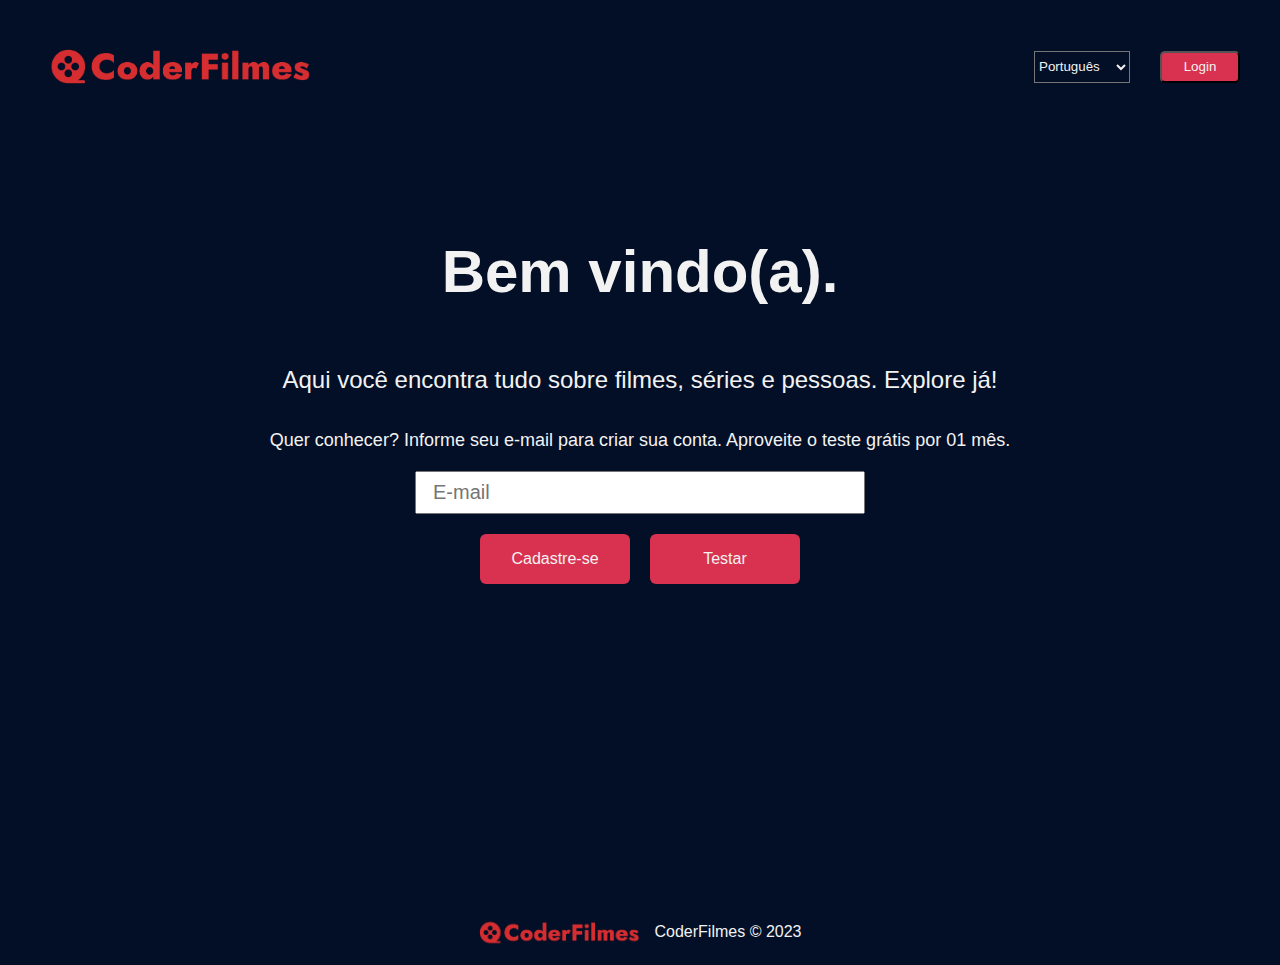
<file: index.html>
<!DOCTYPE html>
<html lang="pt-br">
  <head>
    <meta charset="UTF-8" />
    <meta name="viewport" content="width=device-width, initial-scale=1.0" />

    <link
      rel="shortcut icon"
      href="./assets/icons/favicon.ico"
      type="image/x-icon"
    />
    <link rel="stylesheet" href="./css/index.css" />
    <title>CoderFilmes</title>
  </head>
  <body>
    <!-- Cabeçalho -->
    <div class="container">
      <nav class="navbar">
        <img
          id="logo"
          src="./assets/icons/logo-principal.png"
          alt="Logo Code"
        />
        <select id="select-languages" name="Idioma">
          <option value="pt-br">Português</option>
          <option value="en">Inglês</option>
        </select>
        <a href="./assets/pages/login.html"
          ><button id="btn-login">Login</button>
        </a>
      </nav>

      <!-- Conteúdo Principal -->
      <main class="story-card">
        <h1 class="story-card-title">Bem vindo(a).</h1>
        <h3 class="story-card-subtitle">
          Aqui você encontra tudo sobre filmes, séries e pessoas. Explore já!
        </h3>
        <form class="form-container">
          <h4 class="form-invitation">
            Quer conhecer? Informe seu e-mail para criar sua conta. Aproveite o
            teste grátis por 01 mês.
          </h4>
          <div class="form-container-email">
            <input
              id="input-email"
              type="email"
              placeholder="E-mail"
              required
            />
          </div>
          <div class="buttons">
            <a href="./assets/pages/cadastro.html"
              ><button class="btn" type="button">Cadastre-se</button>
            </a>
            <a href="./assets/pages/catalogo.html">
              <button class="btn" type="button">Testar</button>
            </a>
          </div>
        </form>
      </main>
    </div>
    <!-- Footer-->
    <footer>
      <img src="./assets/icons/logo-principal.png" alt="Logo CoderFilmes" />
      <p>CoderFilmes &copy; 2023</p>
    </footer>
  </body>
</html>
</file>
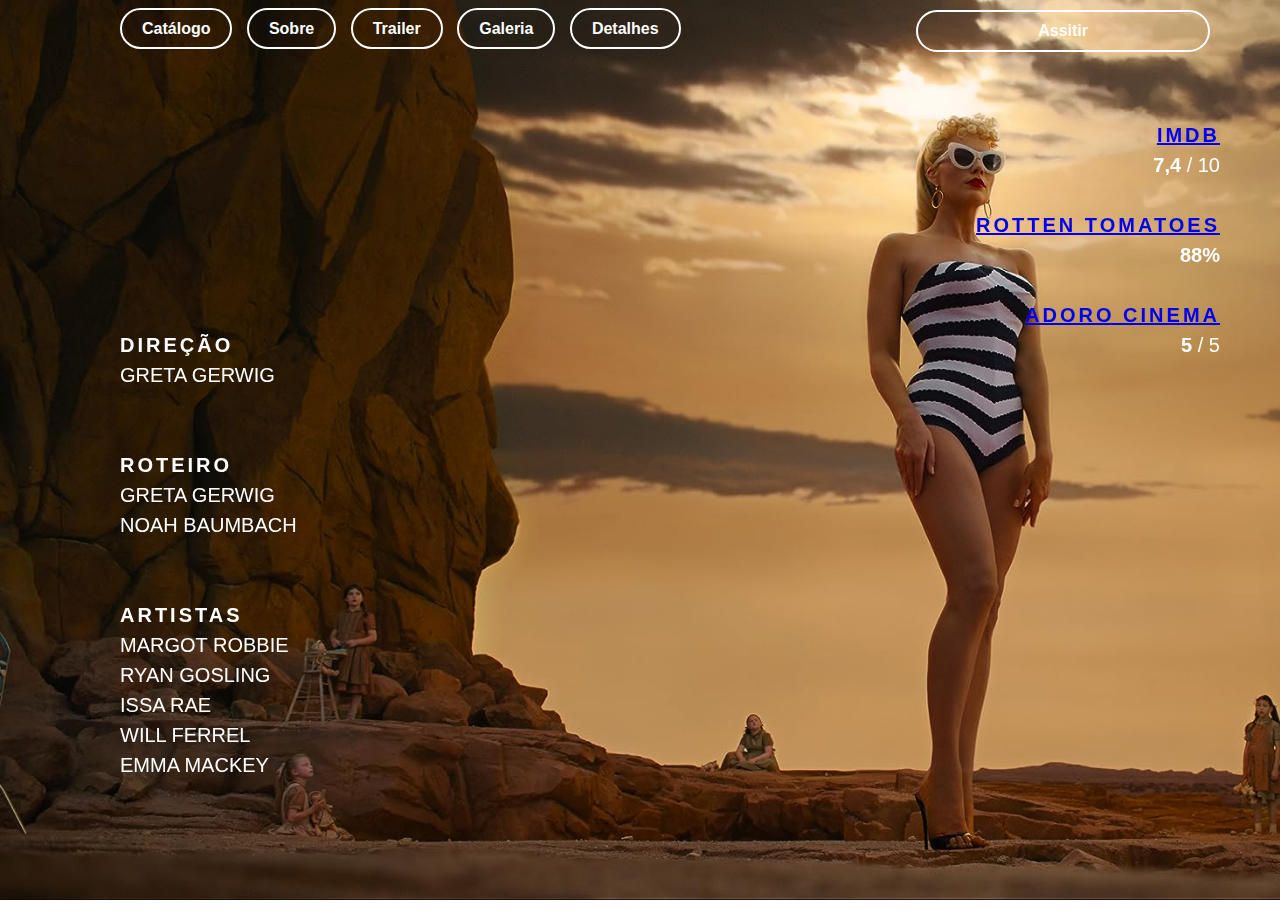
<file: assets/pages/barbie2023-detalhes.html>
<!DOCTYPE html>
<html lang="en">
<head>
    <meta charset="UTF-8">
    <meta name="viewport" content="width=device-width, initial-scale=1.0">
    <meta name="keywords" content="nome do filme, coderfilmes, filmes, sinopse, onde assistir, streaming">
    <meta name="description" content="Sinopse resumida do filme">
    <link rel="shortcut icon" href="../../assets/icons/favicon.ico">
    <link rel="stylesheet" type="text/css" href="../../css/barbie2023-detalhes.css">
    <title>Barbie - 2023</title>
</head>
<body>
    <header>
        <!-- Header interno do filme -->
        <nav>
            <div class="menu">
                <a href="catalogo.html" class="menu__botao">Catálogo</a>
                <a href="barbie2023.html" class="menu__botao">Sobre</a>
                <a href="barbie2023-trailer.html" class="menu__botao">Trailer</a>
                <a href="barbie2023-galeria.html" class="menu__botao">Galeria</a>
                <a href="barbie2023-detalhes.html" class="menu__botao">Detalhes</a>
                <a href="barbie2023-reprodutor.html" class="menu__botao" id="assitir">Assitir</a>
            </div>
        </nav>
    </header>
    <main >
        <section class="detalhes">
            <article class="detalhes__equipe">
                <div>
                    <p id="cargo">Direção</p>
                    <p id="nome">Greta Gerwig</p>
                </div><br><br>
                <div>
                    <p id="cargo">Roteiro</p>
                    <p id="nome">Greta Gerwig</p>
                    <p id="nome">Noah Baumbach</p>
                </div><br><br>
                <p id="cargo">Artistas</p>
                <div class="artistas">
                    <p id="nome">Margot Robbie</p>
                    <p id="nome">Ryan Gosling</p>
                    <p id="nome">Issa Rae</p>
                    <p id="nome">Will Ferrel</p>
                    <p id="nome">Emma Mackey</p>
                    <p id="nome">Simu Liu</p>
                </div>
            </article>
            <article class="detalhes__avaliacoes">
                <div>
                    <a id=cargo href="https://www.imdb.com/">
                        <p><b>IMDB</b></p>
                    </a>
                    <p><b>7,4</b> / 10</p><br>
                    <a id=cargo href="https://www.rottentomatoes.com/">
                        <p><b>Rotten Tomatoes</b></p>
                    </a>
                    <p><b>88%</b></p><br>
                    <a id=cargo href="https://www.adorocinema.com.br/">
                        <p><b>Adoro Cinema</b></p>
                    </a>
                    <p><b>5</b> / 5</p>
                </div>
            </article>
        </section>
    </main>
</body>
</html>
</file>
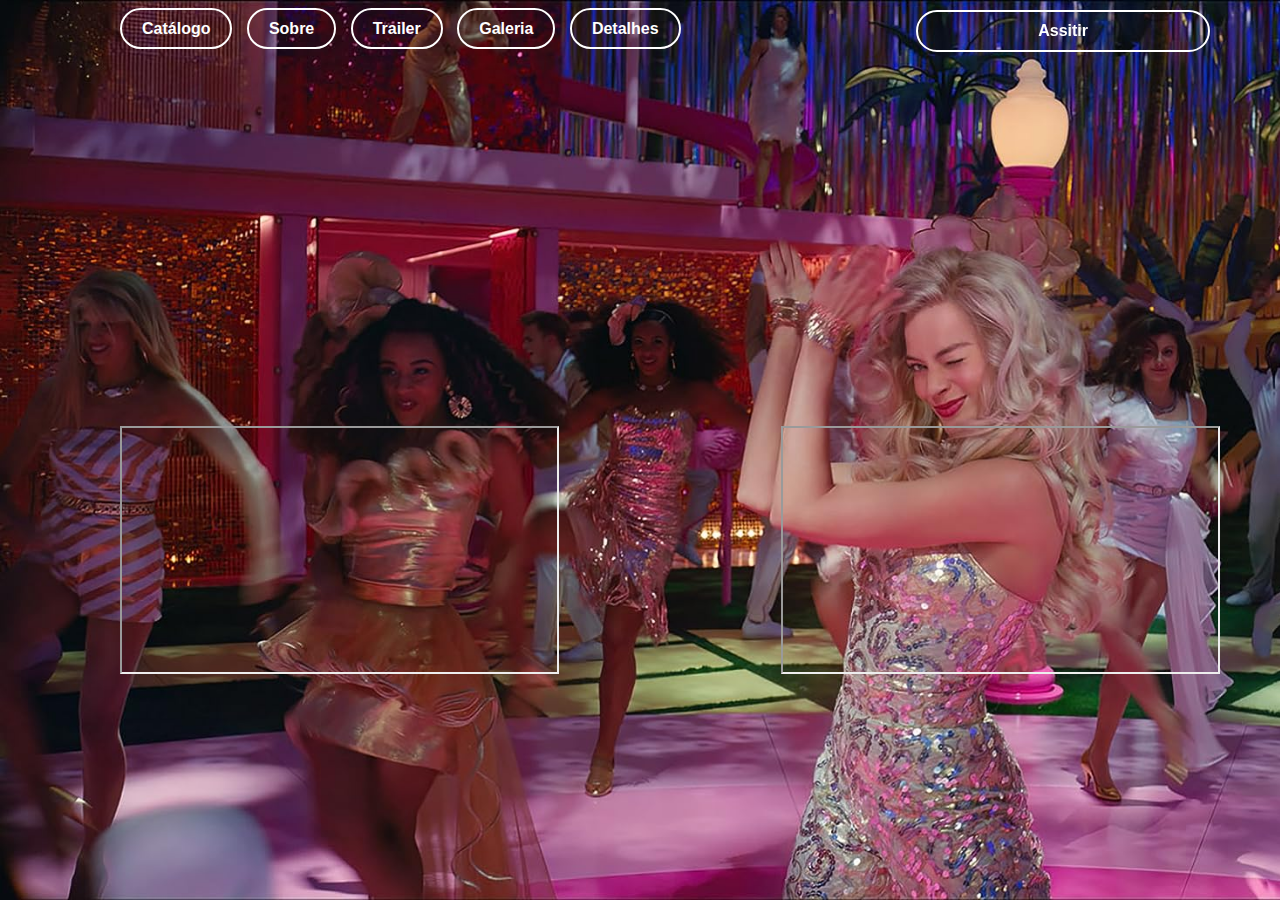
<file: assets/pages/barbie2023-trailer.html>
<!DOCTYPE html>
<html lang="en">
<head>
    <meta charset="UTF-8">
    <meta name="viewport" content="width=device-width, initial-scale=1.0">
    <meta name="keywords" content="nome do filme, coderfilmes, filmes, sinopse, onde assistir, streaming">
    <meta name="description" content="Sinopse resumida do filme">
    <link rel="shortcut icon" href="../../assets/icons/favicon.ico">
    <link rel="stylesheet" type="text/css" href="../../css/barbie2023-trailer.css">
    <title>Barbie - 2023</title>
</head>
<body>
    <header>
        <!-- Header interno do filme -->
        <nav>
            <div class="menu">
                <a href="catalogo.html" class="menu__botao">Catálogo</a>
                <a href="barbie2023.html" class="menu__botao">Sobre</a>
                <a href="barbie2023-trailer.html" class="menu__botao">Trailer</a>
                <a href="barbie2023-galeria.html" class="menu__botao">Galeria</a>
                <a href="barbie2023-detalhes.html" class="menu__botao">Detalhes</a>
                <a href="barbie2023-reprodutor.html" class="menu__botao" id="assitir">Assitir</a>
            </div>
        </nav>
    </header>
    <main >
        <section class="trailer">
            <!-- Trailers do filme -->
            <article id="embed-trailer1">
                <iframe width="435" height="244" src="https://www.youtube.com/embed/NVIpIMqeJVM?si=AsLlnMrCs2rHZQEH" title="YouTube video player" frameborder="1" allow="accelerometer; autoplay; clipboard-write; encrypted-media; gyroscope; picture-in-picture; web-share" allowfullscreen></iframe>
            </article>
            <article id="embed-trailer2">
                <iframe width="435" height="244" src="https://www.youtube.com/embed/GRyt3Ov4zz0?si=_Wb1OiDS_GNKWqke" title="YouTube video player" frameborder="1" allow="accelerometer; autoplay; clipboard-write; encrypted-media; gyroscope; picture-in-picture; web-share" allowfullscreen></iframe>
            </article>
        </section>
    </main>
</body>
</html>
</file>
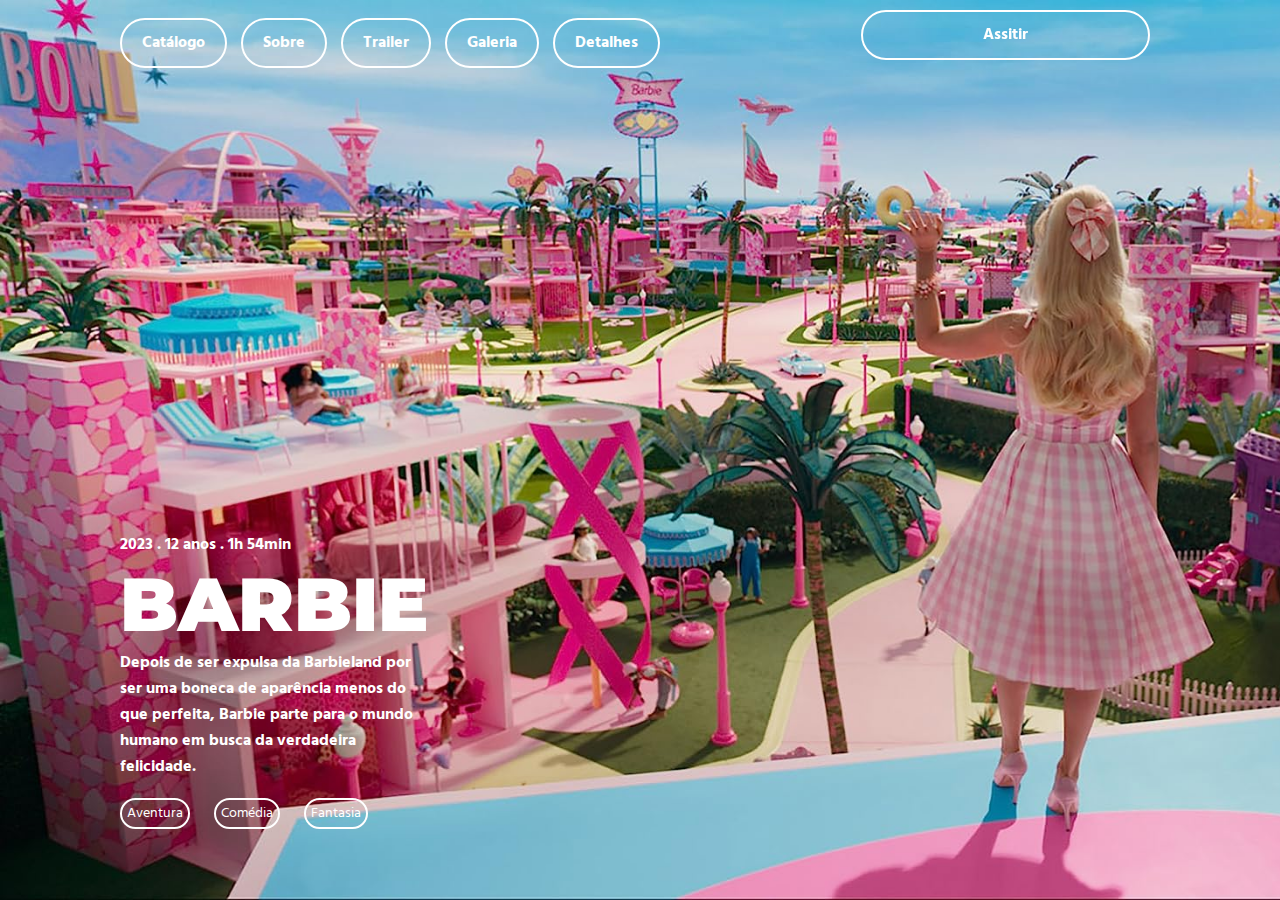
<file: assets/pages/barbie2023.html>
<!DOCTYPE html>
<html lang="en">
<head>
    <meta charset="UTF-8">
    <meta name="viewport" content="width=device-width, initial-scale=1.0">
    <title>Barbie</title>
    <link rel="shortcut icon" href="../icons/favicon.ico">
    <link rel="stylesheet" href="../../css/barbie2023.css">
    <style>
        @import url('https://fonts.googleapis.com/css2?family=Montserrat:wght@700&display=swap');

        @import url('https://fonts.googleapis.com/css2?family=Hind:wght@300;400&display=swap');
    </style>
</head>
<body class="container">
    <header>
        <nav>
            <ul>
                <li>
                    <input type="checkbox" id="menu--checkbox">
                    <label for="menu--checkbox" class="botao-menu-mobile">
                        <img src="../icons/botao_menu-b.png" alt="Botão Menu">
                    </label>
                        <div class="menu-toggle">
                            <a href="catalogo.html" class="botao-toggle">Catálogo</a>
                            <a href="barbie2023.html" class="botao-toggle">Sinopse</a>
                            <a href="barbie2023-trailer.html" class="botao-toggle">Trailer</a>
                            <a href="barbie2023-detalhes.html" class="botao-toggle">Detalhes</a>
                        </div>
                </li>
                <li><a href="barbie2023-reprodutor.html" class="botao-play-mobile"><img src="../icons/botao_play-b.png" alt="Botão Reproduzir "></a></li>
            </ul>
        </nav>
        <div class="header__desktop">
            <a href="catalogo.html" class="botao-desktop">Catálogo</a>
            <a href="barbie2023.html" class="botao-desktop">Sobre</a>
            <a href="barbie2023-trailer.html" class="botao-desktop">Trailer</a>
            <a href="barbie2023-galeria.html" class="botao-desktop">Galeria</a>
            <a href="barbie2023-detalhes.html" class="botao-desktop">Detalhes</a>
            <a href="barbie2023-reprodutor.html" class="botao-desktop" id="reprodutor">Assitir</a>
        </div>
    </header>
    <main>
        <div class="sinopse">
            <h3 class="info">2023 . 12 anos . 1h 54min</h3>
            <h1><strong>BARBIE</strong></h1>
            <h3><p>Depois de ser expulsa da Barbieland por ser uma boneca de aparência menos do que perfeita, Barbie parte para o mundo humano em busca da verdadeira felicidade.</p></h3>
        </div>
        <div class="genero" id="botaoGeneros">
            <a href="" class="botao-genero">Aventura</a>
            <a href="" class="botao-genero">Comédia</a>
            <a href="" class="botao-genero">Fantasia</a>
        </div>
        </section>
    </main>
    <script src="../../script/barbie2023.js"></script>
</body>
</html>
</file>
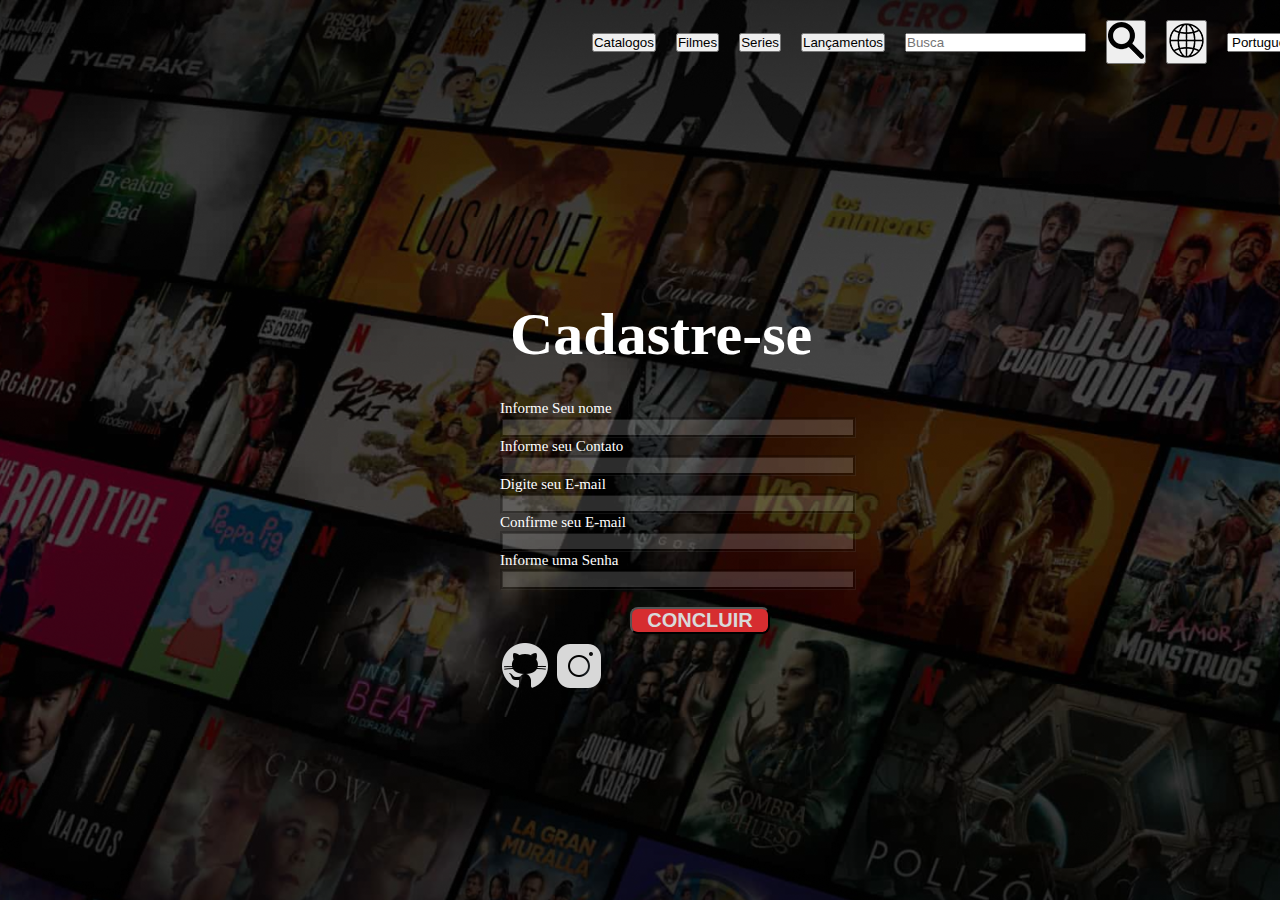
<file: assets/pages/cadastro.html>
<!DOCTYPE html>
<html lang="pt-br">

<head>
    <meta charset="UTF-8">
    <meta name="viewport" content="width=device-width, initial-scale=1.0">
    <link rel="stylesheet" href="../../css/cadastro.css">
    <title>Cadastre-se</title>
</head>

<body>
<header class="navbar">
    <button> Catalogos</button>
    <button> Filmes</button>
    <button> Series</button>
    <button> Lançamentos</button>
    <input type="search" name="search" placeholder="Busca" />
    <button type="submit" name="busca">
        <img src="../../assets/icons/icone_header_busca.png" alt="Botão buscar">
    </button>
  
    <button>
        <img src="../../assets/icons/icone_header_idioma.png" alt="Mudar idioma da sua página">
    </button>
    <select name="Idioma">
        <option value="pt-BR">Português</option>
        <option value="en">Inglês</option>
    </select>
</header>

    <h1 class="Cadastre-se">Cadastre-se</h1>
    <div class="formulario_cadastro">
        <form action="/action_page.php" method="get" class="formCadastro">
            <label for="Fnome"> Informe Seu nome </label><br>
            <input type="text" id="Fnome" name="Fname"><br>
            <label for="Fcontato">Informe seu Contato </label><br>
            <input type="tel" id="Fcontato" name="Fcontato"><br>
            <label for="Fmail">Digite seu E-mail</label><br>
            <input type="email" id="Fmaim" name="Fmail"><br>
            <label for="Fmail">Confirme seu E-mail</label><br>
            <input type="email" id="Fmaim" name="Fmail"><br>
            <label for="Fpassword"> Informe uma Senha</label><br>
            <input type="password" id="Fpassword"><br><br>
            <div>
                <div>
                    <button type="button" class="botaoCadastro">CONCLUIR</button>
                </div>
</form>
<br>
<br>
<footer>
    <div>
        <a href="https://github.com/afrdsilva/coderFilmes">
            <img src="../../assets/icons/github-icon.png" alt="GitHub" /></a>
        <a href="#"><img src="../icons/instagram-icon.png" alt="Instagram" /></a>

    </div>
</footer>
</body>

</html>
</file>
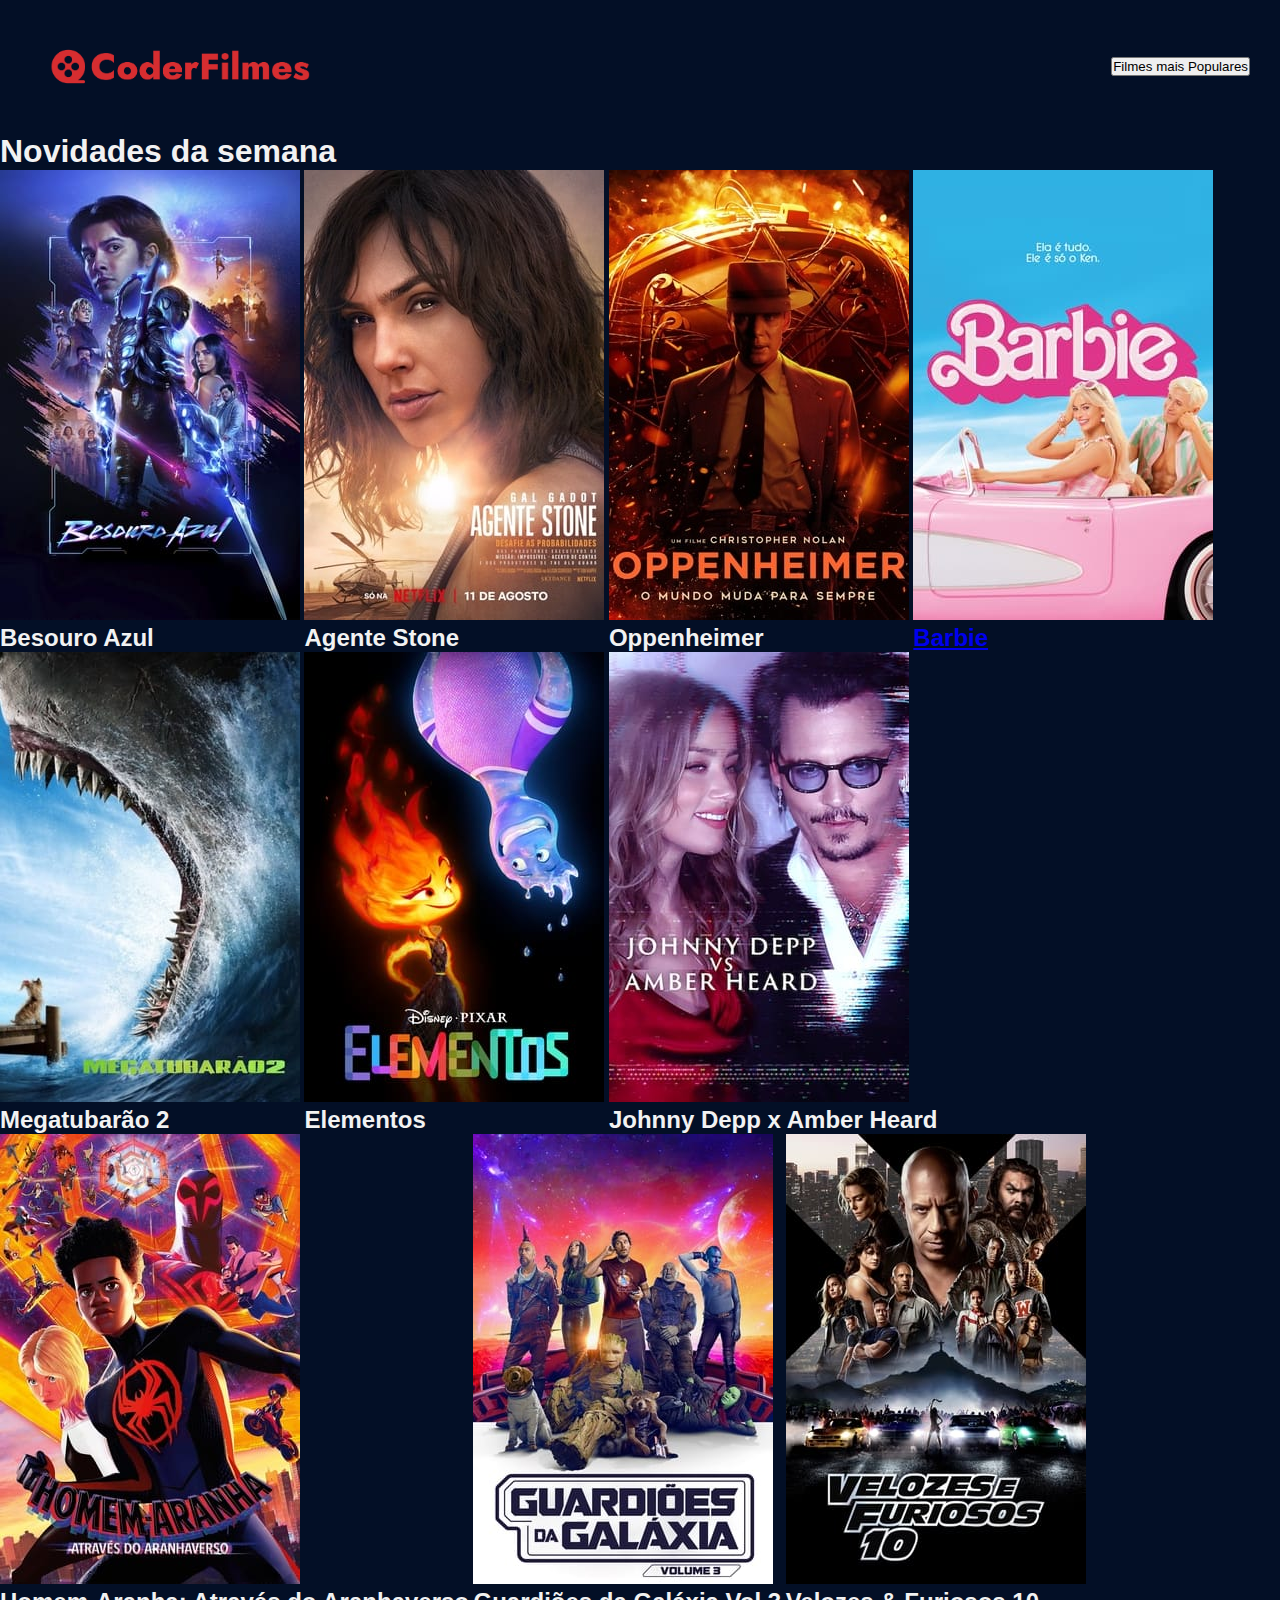
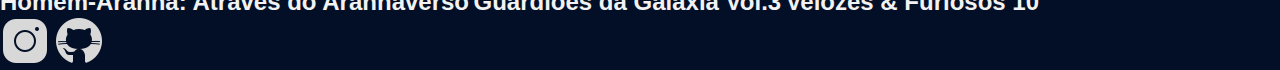
<file: assets/pages/catalogo.html>
<!DOCTYPE html>
<html lang="pt-br">
<head>
    <meta charset="UTF-8">
    <meta name="viewport" content="width=device-width, initial-scale=1.0">
    <title>catalogo</title>
    <link rel="stylesheet" href="../../css/catalogo2.css">
</head>
<body>
  <main>
    <header class="border">
        <nav class="navbar">
          <img id ="logo" src="../../assets/icons/logo-principal.png" alt="Logo"> </img>
          <a href="populares.html"><button>Filmes mais Populares</button></a>        
    </nav>
    </header>

    <h1>Novidades da semana</h1>
  <section>
  <div class="filme">
    <img src="../../assets/images/besouro azul.jpg" alt="Besouro Azul">
    <h2>Besouro Azul</h2>
    
  </div>
  
  <div class="filme">
    <img src="../../assets/images/agente stone.jpg" alt="Agente Stone">
    <h2>Agente Stone</h2>
    
  </div>

  <div class="filme">
    <img src="../../assets/images/Oppenheimer.jpg" alt="Oppenheimer">
    <h2>Oppenheimer</h2>
    
  </div>

  <div class="filme">
    <a href="barbie2023.html"><img src="../../assets/images/barbie.jpg" alt="Barbie"></a>
    <a href="barbie2023.html"><h2>Barbie</h2></a>
    
  </div>

  <div class="filme">
    <img src="../../assets/images/megatubarao_2.jpg" alt="Megatubarão 2">
    <h2>Megatubarão 2</h2>
    
  </div>

  <div class="filme">
    <img src="../../assets/images/elementos.jpg" alt="Elementos">
    <h2>Elementos</h2>
    
  </div>

  <div class="filme">
    <img src="../../assets/images/Johnny Depp x Amber Heard.jpg" alt="Johnny Depp x Amber Heard">
    <h2>Johnny Depp x Amber Heard</h2>
    
  </div>

  <div class="filme">
    <img src="../../assets/images/Homem-Aranha_ Através do Aranhaverso.jpg " alt="Homem-Aranha: Através do Aranhaverso">
    <h2>Homem-Aranha: Através do Aranhaverso</h2>
    
  </div>

  <div class="filme">
    <img src="../../assets/images/Guardiões da Galáxia_ Vol_3.jpg" alt="Guardiões da Galáxia Vol.3">
    <h2>Guardiões da Galáxia Vol.3</h2>
    
  </div>

  <div class="filme">
    <img src="../../assets/images/Velozes & Furiosos 10.jpg" alt="Velozes & Furiosos 10">
    <h2>Velozes & Furiosos 10</h2>
    
  </div>
</section>      

  <footer>
    
    <a href="#"><img src="../../assets/icons/instagram-icon.png" alt="Instagram" /></a>
    <a href="#"><img src="../../assets/icons/github-icon.png" alt="GitGub" /></a>
  </footer>



</main>
</body>
</html>
</file>
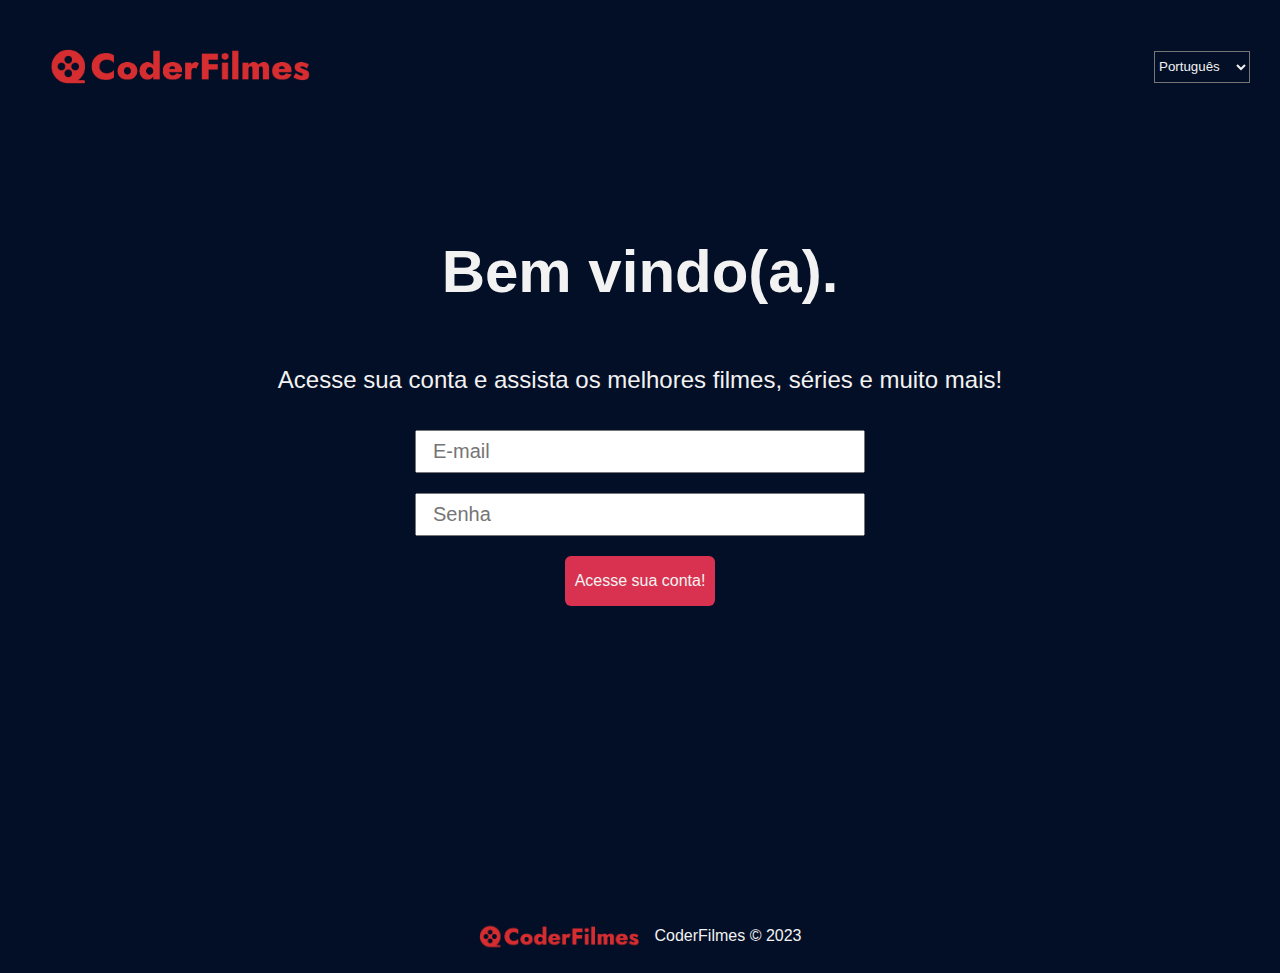
<file: assets/pages/login.html>
<!DOCTYPE html>
<html lang="pt-br">
  <head>
    <meta charset="UTF-8" />
    <meta name="viewport" content="width=device-width, initial-scale=1.0" />
    <link rel="shortcut icon" href="../icons/favicon.ico" type="image/x-icon" />
    <link rel="stylesheet" href="../../css/login.css" />
    <title>Login-CoderFilmes</title>
  </head>
  <body>
    <!-- Cabeçalho -->
    <div class="container">
      <nav class="navbar">
        <img
          id="logo"
          src="../../assets/icons/logo-principal.png"
          alt="Logo Code"
        />
        <select id="select-languages" name="Idioma">
          <option value="pt-br">Português</option>
          <option value="en">Inglês</option>
        </select>
      </nav>

      <!-- Conteúdo Principal -->
      <main class="story-card">
        <h1 class="story-card-title">Bem vindo(a).</h1>
        <h3 class="story-card-subtitle">
          Acesse sua conta e assista os melhores filmes, séries e muito mais!
        </h3>
        <form class="form-container">
          <div class="form-container-email">
            <input
              id="input-email"
              type="email"
              placeholder="E-mail"
              required
            />
          </div>
          <div class="form-container-password">
            <input
              id="input-password"
              type="password"
              placeholder="Senha"
              required
            />
          </div>
          <div class="button">
            <a href="catalogo.html"
              ><button class="btn" type="button">Acesse sua conta!</button></a
            >
          </div>
        </form>
      </main>
    </div>
    <!-- Footer-->
    <footer>
      <img src="/assets/icons/logo-principal.png" alt="Logo CoderFilmes" />
      <p>CoderFilmes &copy; 2023</p>
    </footer>
  </body>
</html>
</file>
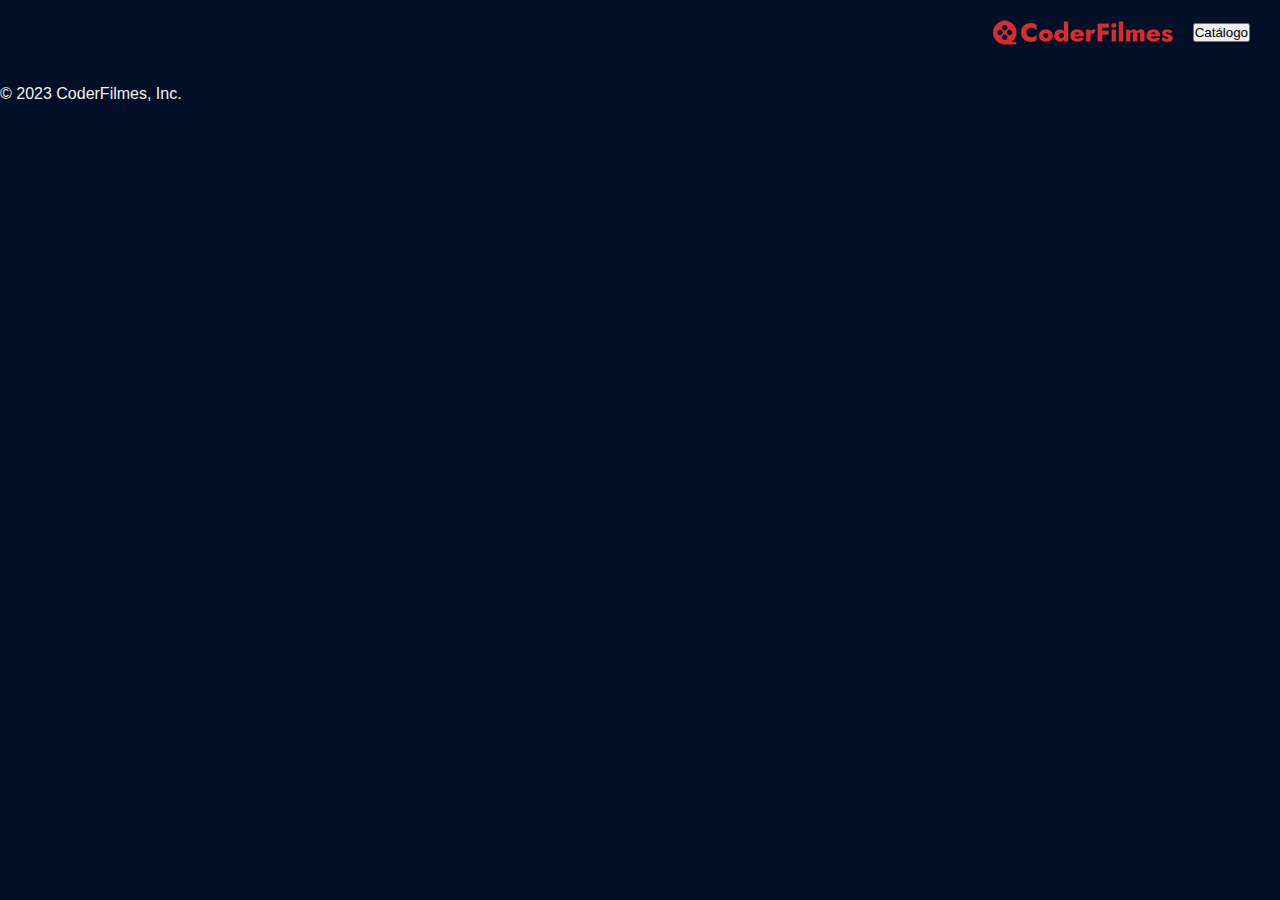
<file: assets/pages/populares.html>
<!DOCTYPE html>
<html lang="pt-br">
<head>
    <meta charset="UTF-8">
    <meta name="viewport" content="width=device-width, initial-scale=1.0">
    <title>Populares</title>

    <link rel="stylesheet" href="../../css/populares.css">
</head>
<body>
    <header>
        <nav class="navbar">
            <img id="logo" src="../../assets/icons/logo-header.png" alt="Logo Code"/>
            <a href="catalogo.html"><button>Catálogo</button></a>
          </nav>
    </header>

    <section>

    <div id="infos"></div>
 
    </section>

    <footer>
        <p>© 2023 CoderFilmes, Inc.</p>
    </footer>

    <script src="../../script/populares.js"></script>
</body>
</html>
</file>
<file: css/index.css>
/* Estilo Geral */
* {
  margin: 0;
  padding: 0;
  font-family: Arial, Helvetica, sans-serif;
  box-sizing: border-box;
}

body {
  background-color: #030f26;
  color: #f2f2f2;
  width: 100%;
  height: 100%;
}

/* Estilo Cabeçalho */
.container {
  min-height: 100vh;
  width: 100%;
}

.navbar {
  width: 100%;
  display: flex;
  justify-content: flex-end;
  align-items: center;
  gap: 20px;
  padding: 20px 30px;
}

#logo {
  margin-right: auto;
  width: 300px;
  padding: 20px;
}

#select-languages {
  height: 2rem;
  width: 6rem;
  background-color: transparent;
  color: #f2f2f2;
}

#select-languages option {
  backdrop-filter: #f7f7f7;
  color: #030f26;
}

#btn-login {
  height: 2rem;
  width: 5rem;
  margin: 10px;
  background-color: #d93250;
  color: #f2f2f2;
  border-radius: 5px;
  transition: 0.5s;
}

#btn-login:hover {
  cursor: pointer;
  background-color: #732743;
  border: 2px solid #f2f2f2;
}

.story-card {
  min-width: 950px;
  height: 495px;
  display: flex;
  flex-direction: column;
  gap: 20px;
  justify-content: center;
  align-items: center;
  padding: 2rem;
}

.story-card-title {
  font-size: 60px;
  font-weight: bold;
  text-align: center;
  padding: 40px;
}

.story-card-subtitle {
  font-weight: 400;
  font-size: 24px;
}

.form-container {
  padding: 1rem 0;
  display: flex;
  flex-direction: column;
  gap: 20px;
  height: 150px;
}

.form-invitation {
  font-weight: 400;
  font-size: 18px;
}

.form-container-email {
  display: flex;
  justify-content: center;
  align-items: center;
}

#input-email {
  width: 450px;
  font-size: 20px;
  padding: 0.5rem 1rem;
}

.buttons {
  display: flex;
  justify-content: center;
  align-items: center;
  gap: 20px;
}

.btn {
  width: 150px;
  height: 50px;
  border-style: none;
  border-radius: 6px;
  background-color: #d93250;
  color: #f2f2f2;
  font-size: 16px;
  transition: 0.5s;
}

.btn:hover {
  cursor: pointer;
  background-color: #732743;
  border: 2px solid #f2f2f2;
}

footer {
  display: flex;
  justify-content: center;
  align-items: center;
  width: 100%;
  padding: 1rem;
  gap: 1rem;
}

footer img {
  width: 10rem;
}
</file>
<file: css/barbie2023-detalhes.css>
/* Estilo Geral */
* {
    margin: 0;
    padding: 0;
    font-family: Arial, Helvetica, sans-serif;
}
/* Imagem de fundo */
body {
    background-image: url(../assets/images/capa_barbie2023_detalhes.jpg);
    background-size: cover;
    background-repeat: no-repeat;
    background-attachment: fixed;
    height: 100vh;
    overflow: hidden;
}

/* Cabeçaljo e botões*/

.menu{
    margin-top: 20px;
    margin-left: 120px;
}

.menu__botao {
    display: inline;
    padding: 10px 20px;
    background-color: transparent;
    border: 2px solid;
    border-radius: 46px;
    color: white;
    font-size: 16px;
    font-weight: bold;
    text-decoration: none;
    cursor: pointer;
    transition: background-color 0.3s ease;
    margin-right: 10px;
}

#assitir {
    position: fixed;
    top: 10px;
    right: 60px;
    padding: 10px 120px 10px 120px;
}

#genero {
    position: relative;
    left: 120px;
    bottom: 100px;
    margin-right: 5px;
    font-weight: normal;
    font-size: 12px;
    border: 1px solid;
}

.menu__botao:hover {
  background-color: #110e09;
}

#assitir:hover {
    background-color: #b18046;
}

/* Conteúdo principal*/

.detalhes {
    color: white;
    font-size: 20px;
    text-transform: uppercase;
    line-height: 30px;
}

.detalhes__equipe {
    position: fixed;
    left: 120px;
    bottom: 120px;
}

#cargo {
    font-weight: bolder;
    letter-spacing: 3px;
}

#nome {
    font-weight: lighter;
}

.artistas {
    height: 150px;
    overflow: hidden;
    margin: 0;
    padding: 0;
    overflow-y: scroll;
}

.artistas::-webkit-scrollbar {
    width: 0.5em;
}

.detalhes__avaliacoes {
    position: fixed;
    right: 60px;
    top: 120px;
    text-align: right;
    text-decoration:none;
}
</file>
<file: css/barbie2023-trailer.css>
* {
    margin: 0;
    padding: 0;
    font-family: Arial, Helvetica, sans-serif;
}

body {
    background-image: url(../assets/images/capa_barbie2023_trailers.jpg);
    background-size: cover;
    background-repeat: no-repeat;
    background-attachment: fixed;
    height: 100vh;
    overflow: hidden;
}

.menu{
    margin-top: 20px;
    margin-left: 120px;
}

.menu__botao {
    display: inline;
    padding: 10px 20px;
    background-color: transparent;
    border: 2px solid;
    border-radius: 46px;
    color: white;
    font-size: 16px;
    font-weight: bold;
    text-decoration: none;
    cursor: pointer;
    transition: background-color 0.3s ease;
    margin-right: 10px;
}

#assitir {
    position: fixed;
    top: 10px;
    right: 60px;
    padding: 10px 120px 10px 120px;
}

#genero {
    position: relative;
    left: 120px;
    bottom: 100px;
    margin-right: 5px;
    font-weight: normal;
    font-size: 12px;
    border: 1px solid;
}

.menu__botao:hover {
  background-color: #80557b;
}

#assitir:hover {
    background-color: #1b2ea9;
}

#embed-trailer1 {
    position: fixed;
    bottom: 222.5px;
    left: 120px;
}

#embed-trailer2 {
    position: fixed;
    bottom: 222.5px;
    right: 60px;
}
</file>
<file: css/barbie2023.css>
* {
    margin: 0;
    padding: 0;
    font-family: 'Hind', Arial, Helvetica, sans-serif
    box-sizing: border-box;
    list-style: none;
}

body {
    background-image: url(../assets/images/capa_barbie2023_sinopse.jpg);
    background-size: cover;
    background-repeat: no-repeat;
    background-attachment: fixed;
    height: 100vh;
    overflow: hidden;
}

.container {
    display: grid;
    grid-template-columns: auto;
    grid-template-rows: 60px auto;
    grid-template-areas:
    "header"
    "conteudo";
}

#menu--checkbox {
    display: none;
}

.botao-menu-mobile {
    display: none;
}

.menu-toggle {
    display: none;
}

.botao-play-mobile {
    display: none;
}

h1 {
    color: white;
    font-size: 75px;
    font-family: 'Montserrat', sans-serif;
}

h3 {
    color: white;
    font-family: 'Hind', sans-serif;
    font-size: 16px;
}

.header__desktop {
    grid-area: header;
    margin-top: 30px;
    margin-left: 120px;
}

.botao-desktop {
    display: inline;
    padding: 10px 20px;
    background-color: transparent;
    border: 2px solid;
    border-radius: 46px;
    color: white;
    font-family: 'Hind';
    font-size: 16px;
    font-weight: bold;
    text-decoration: none;
    cursor: pointer;
    transition: background-color 0.3s ease;
    margin-right: 10px;
}

#reprodutor {
    position: fixed;
    top: 10px;
    right: 120px;
    padding: 10px 120px 10px 120px;
}

.sinopse{
    width: 300px;
    height: auto;
    grid-area: conteudo;
    position: absolute;
    bottom: 120px;
    left: 120px;
}

.genero{
    position: absolute;
    bottom: 75px;
    left: 120px;
    border: 0;
}

.botao-genero {
    padding: 2px 5px;
    background-color: transparent;
    border: 2px solid;
    border-radius: 18px;
    color: white;
    font-weight: normal;
    font-family: 'Hind', sans-serif;
    font-size: 14px;
    text-decoration: none;
    margin-right: 20px;
}

.botao-desktop:hover {
  background-color: rgb(246 180 206);
}

#reprodutor:hover {
    background-color: rgb(246 180 206);
}

/*----------CELULARES----------*/

@media screen and (max-width: 768px) {
    .container{
        display: grid;
        grid-template-columns: auto;
        grid-template-rows: 1fr auto 1fr;
        grid-template-areas:
        "header"
        "conteudo"
        "footer";
    }

    body {
        background-image: url(../assets/images/capa_barbie2023_sinopse.jpg);
        background-size: cover;
        background-repeat: no-repeat;
        background-attachment: fixed;
        background-position: 52%;
        height: 100vh;
        overflow: hidden;
    }

    .header__desktop {
        display: none;
    }

    nav li {
        display: inline-block;
        padding: 10px 20px 0 10px;
    }

    nav li a{
        display: inline-block;
    }

    #menu--checkbox {
        display: none;
    }

    .menu-toggle {
        position: absolute;
        display: none;
    }

    .menu-toggle a {
        display: block;
    }

    #menu--checkbox:checked ~ .menu-toggle {
        display: block;
    }
   
    #menu--checkbox:checked + .botao-menu-mobile {
        background-color: rgba(246, 180, 206, .75);
    }

    .botao-menu-mobile {
        position: fixed;
        top: 10px;
        left: 10px;
        margin-top: 0;
        margin-left: 0;
        width: 36px;
        height: 36px;
        border-radius: 50%;
        border: 2px solid white;
        display: flex;
        justify-content: center;
        align-items: center;
        text-align: center;
        transition: background-color 0.4s ease;
    }

    .botao-menu-mobile a img {
        max-width: 100%;
        height: auto;
        display: block;
    }

    .botao-toggle {
        width: 120px;
        padding: 10px 0 10px 0;
        background-color: rgba(246, 180, 206, .75);
        border: 2px solid;
        border-radius: 36px;
        color: white;
        font-family: 'Hind';
        font-size: 16px;
        font-weight: bold;
        text-decoration: none;
        text-align: center;
        transition: background-color 0.3s ease;
        margin: 5px 0 5px 0;
        position: relative;
        top: 41px;
    }

    .botao-play-mobile {
        position: fixed;
        top: 10px;
        right: 10px;
        margin-top: 0;
        margin-left: 0;
        width: 36px;
        height: 36px;
        border-radius: 50%;
        border: 2px solid white;
        display: flex;
        justify-content: center;
        align-items: center;
        text-align: center;
        transition: background-color 0.4s ease;
    }

    .sinopse{
        grid-area: conteudo;
        width: 355px;
        height: auto;
        margin-top: auto;
        margin-left: auto;
        position: absolute;
        bottom: 56px;
        left: 10px;
    }

    .genero{
        grid-area: footer;
        position: absolute;
        right: 10px;
        bottom: 20px;
        left: 10px;
        border: 0;
    }
    
    .botao-genero {
        padding: 2px 5px;
        background-color: transparent;
        border: 2px solid;
        border-radius: 18px;
        color: white;
        font-weight: normal;
        font-family: 'Hind', sans-serif;
        font-size: 14px;
        text-decoration: none;
        margin-right: 5px;
    }
}

/*----------TABLETS----------*/

@media screen and (min-width: 768px) and (max-width: 1024px){
    .container{
        display: grid;
        grid-template-columns: auto;
        grid-template-rows: 110px auto 46px;
        grid-template-areas:
        "header--mobile"
        "conteudo"
        "footer";
    }

    body {
        background-image: url(../assets/images/capa_barbie2023_sinopse.jpg);
        background-size: cover;
        background-repeat: no-repeat;
        background-attachment: fixed;
        background-position: 48%;
        height: 100vh;
        overflow: hidden;
    }

    .header__desktop {
        display: none;
    }

    nav li {
        display: inline-block;
        padding: 10px 20px 0 10px;
    }

    nav li a{
        display: inline-block;
    }

    #menu--checkbox {
        display: none;
    }

    .menu-toggle {
        position: absolute;
        display: none;
    }

    .menu-toggle a {
        display: block;
    }

    #menu--checkbox:checked ~ .menu-toggle {
        display: block;
    }
   
    #menu--checkbox:checked + .botao-menu-mobile {
        background-color: rgba(246, 180, 206, .75);
    }

    .botao-menu-mobile {
        position: fixed;
        top: 30px;
        left: 30px;
        margin-top: 0;
        margin-left: 0;
        width: 36px;
        height: 36px;
        border-radius: 50%;
        border: 2px solid white;
        display: flex;
        justify-content: center;
        align-items: center;
        text-align: center;
        transition: background-color 0.4s ease;
    }

    .botao-menu-mobile a img {
        max-width: 100%;
        height: auto;
        display: block;
    }

    .botao-toggle {
        width: 120px;
        padding: 10px 0 10px 0;
        background-color: rgba(246, 180, 206, .75);
        border: 2px solid;
        border-radius: 36px;
        color: white;
        font-size: 16px;
        font-weight: bold;
        text-decoration: none;
        text-align: center;
        transition: background-color 0.3s ease;
        margin: 5px 0 5px 0;
        position: relative;
        top: 61px;
        left: 20px;
    }

    .botao-play-mobile {
        position: fixed;
        top: 30px;
        right: 30px;
        margin-top: 0;
        margin-left: 0;
        width: 36px;
        height: 36px;
        border-radius: 50%;
        border: 2px solid white;
        display: flex;
        justify-content: center;
        align-items: center;
        text-align: center;
        transition: background-color 0.4s ease;
    }

    .sinopse{
        width: 300px;
        height: auto;
        grid-area: conteudo;
        margin-top: auto;
        margin-left: auto;
        position: absolute;
        bottom: 160px;
        left: 30px;
    }

    .genero{
        grid-area: footer;
        position: absolute;
        bottom: 120px;
        left: 30px;
        border: 0;
    }
    
    .botao-genero {
        padding: 2px 5px;
        background-color: transparent;
        border: 2px solid;
        border-radius: 18px;
        color: white;
        font-weight: normal;
        font-family: 'Hind', sans-serif;
        font-size: 14px;
        text-decoration: none;
        margin-right: 5px;
    }
}
</file>
<file: css/cadastro.css>
* {
  margin: 0;
  padding: 0;
}

body {
  background-color: #000;
  color: #fff;
  background-image: url(../assets/icons/fundo-login.png);
  background-size: cover;
  background-repeat: repeat;
  width: 100%;
  height: 100%;
}
.formulario_cadastro {
  display: flex;
  align-items: center;
  color: #ffffff;
  position: absolute;
  top: 400px;
  left: 500px;
  font-size: 15px;
}
.logo_CoderFilmes {
  position: absolute;
  top: 250px;
  left: 480px;
  font-weight: bold;
  font-size: 60px;
  width: 400px;
  height: 150px;
}
.Cadastre-se {
  color: white;
  position: absolute;
  top: 300px;
  left: 510px;
  font-weight: bold;
  font-size: 60px;
}
.botaoCadastro {
  width: 140px;
  position: absolute;
  left: 130px;
  margin: 0 auto;
  background-color: #d62d30;
  color: #d9d9d9;
  border-radius: 8px;
  font-weight: bold;
  font-size: 20px;
}

form input {
  background-color: #d9d9d9;
  opacity: 20%;
  color: #000000;
  font-weight: bold;
  border: groove;
  border-color: #000000;
  width: 350px;
  right: 150px;
}

.navbar {
  width: 100%;
  display: flex;
  justify-content: flex-end;
  align-items: center;
  gap: 20px;
  padding: 20px 30px;
}
</file>
<file: css/catalogo2.css>
/* Estilo Geral */
* {
  margin: 0;
  padding: 0;
  font-family: Arial, Helvetica, sans-serif;
  box-sizing: border-box;
}

#logo {
  margin-right: auto;
  width: 300px;
  padding: 20px;
}

.navbar {
  width: 100%;
  display: flex;
  justify-content: flex-end;
  align-items: center;
  gap: 20px;
  padding: 20px 30px;
}

body {
  background-color: #030f26;
  color: #f2f2f2;
  width: 100%;
  height: 100%;
}

body {
  background-color: #030f26;
  color: #f2f2f2;
  width: 100%;
  height: 100%;
  display: grid;
          grid-template-rows: auto;
          align-content: center;
          font-family: Arial, sans-serif;
          background-color: # 141414;
          
        }
         
        .filme {
          justify-self: center;
          align-self: center;
          border: 1 px solid # 141414;
          padding: 10 px;
          margin: 10 px;
          display: inline-block;
          width: 200 px;
          background-color: # 141414;
        }
        .filme img {
          max-width: 100 %;
          height: auto;
        }
        
        .capa img{
          display: flex;
          flex-wrap: nowrap;
          width: 1499 px;
          height: 100;
        }
       
        h1 {
            color: # FFFFFF;
        }
        h2 {
            color: # FFFFFF;
        }
        
        header {
          display: flex;
          flex-direction: row;
          justify-content: center;
            width: 1363 px;
            height: 47;

        }
        .interface {
            
            height: auto;
        }
        .img-container1 {
          display: flex;
          flex-direction: row;
          justify-content: right;
           text-align: left;
        }
        .img-container2 {
          display: flex;
          flex-direction: row;
          justify-content: right;
           text-align: right;
           color: #FFFFFF;
        }
        .img-container3 {
          display: flex;
          flex-direction: row;
          justify-content: right;
           text-align: right;
           color: # FFFFFF;
        }

        .header__desktop {
          grid-area: header;
          margin-top: 30px;
          margin-left: 120px;
      }
      
      .botao-desktop {
          display: inline;
          padding: 10px 20px;
          background-color: transparent;
          border: 2px solid;
          border-radius: 46px;
          color: white;
          font-family: 'Hind';
          font-size: 16px;
          font-weight: bold;
          text-decoration: none;
          cursor: pointer;
          transition: background-color 0.3s ease;
          margin-right: 10px;
      }
</file>
<file: css/login.css>
/* Estilo Geral */
* {
  margin: 0;
  padding: 0;
  font-family: Arial, Helvetica, sans-serif;
  box-sizing: border-box;
}

body {
  background-color: #030f26;
  color: #f2f2f2;
  width: 100%;
  height: 100%;
}

/* Estilo Cabeçalho */
.container {
  min-height: 100vh;
  width: 100%;
}

.navbar {
  width: 100%;
  display: flex;
  justify-content: flex-end;
  align-items: center;
  gap: 20px;
  padding: 20px 30px;
}

#logo {
  margin-right: auto;
  width: 300px;
  padding: 20px;
}

#select-languages {
  height: 2rem;
  width: 6rem;
  background-color: transparent;
  color: #f2f2f2;
}

#select-languages option {
  backdrop-filter: #f7f7f7;
  color: #030f26;
}

.story-card {
  min-width: 950px;
  height: 495px;
  display: flex;
  flex-direction: column;
  gap: 20px;
  justify-content: center;
  align-items: center;
  padding: 2rem;
}

.story-card-title {
  font-size: 60px;
  font-weight: bold;
  text-align: center;
  padding: 40px;
}

.story-card-subtitle {
  font-weight: 400;
  font-size: 24px;
}

.form-container {
  padding: 1rem 0;
  display: flex;
  flex-direction: column;
  gap: 20px;
  height: 150px;
}

.form-invitation {
  font-weight: 400;
  font-size: 18px;
}

.form-container-email {
  display: flex;
  justify-content: center;
  align-items: center;
}

#input-email {
  width: 450px;
  font-size: 20px;
  padding: 0.5rem 1rem;
}

.form-container-password {
  display: flex;
  justify-content: center;
  align-items: center;
}

#input-password {
  width: 450px;
  font-size: 20px;
  padding: 0.5rem 1rem;
}

.button {
  display: flex;
  justify-content: center;
  align-items: center;
  gap: 20px;
}

.btn {
  width: 150px;
  height: 50px;
  border-style: none;
  border-radius: 6px;
  background-color: #d93250;
  color: #f2f2f2;
  font-size: 16px;
  transition: 0.5s;
}

.btn:hover {
  cursor: pointer;
  background-color: #732743;
  border: 2px solid #f2f2f2;
}

footer {
  display: flex;
  justify-content: center;
  align-items: center;
  width: 100%;
  padding: 20px;
  gap: 1rem;
}

footer img {
  width: 10rem;
}
</file>
<file: css/populares.css>
/* Estilo Geral */
* {
    margin: 0;
    padding: 0;
    font-family: Arial, Helvetica, sans-serif;
    box-sizing: border-box;
  }
  
  body {
    background-color: #030f26;
    color: #f2f2f2;
    width: 100%;
    height: 100%;
  }
  
  /* Estilo Cabeçalho */
  .container {
    min-height: 100vh;
    width: 100%;
  }
  
  .navbar {
    width: 100%;
    display: flex;
    justify-content: flex-end;
    align-items: center;
    gap: 20px;
    padding: 20px 30px;
  }

#infos {
    margin: 20px;
    color: white;
}

h1 {
    font-size: 25px;
    grid-area: titulo;
}

h2 {
    grid-area: sinopse;
    font-size: 15px;
    padding: 0 10px 0 10px;
}

img {
    grid-area: poster;
}

button {
    grid-area: assistir;
}

ul {
    margin: 20px;
    padding: 20px;
    background-color: #732743;
    display: grid;
    grid-template-rows: 35px 288px 30px;
    grid-template-columns: 185px auto;
    grid-template-areas:
    "titulo titulo"
    "poster sinopse"
    "assistir sinopse";
}
</file>
